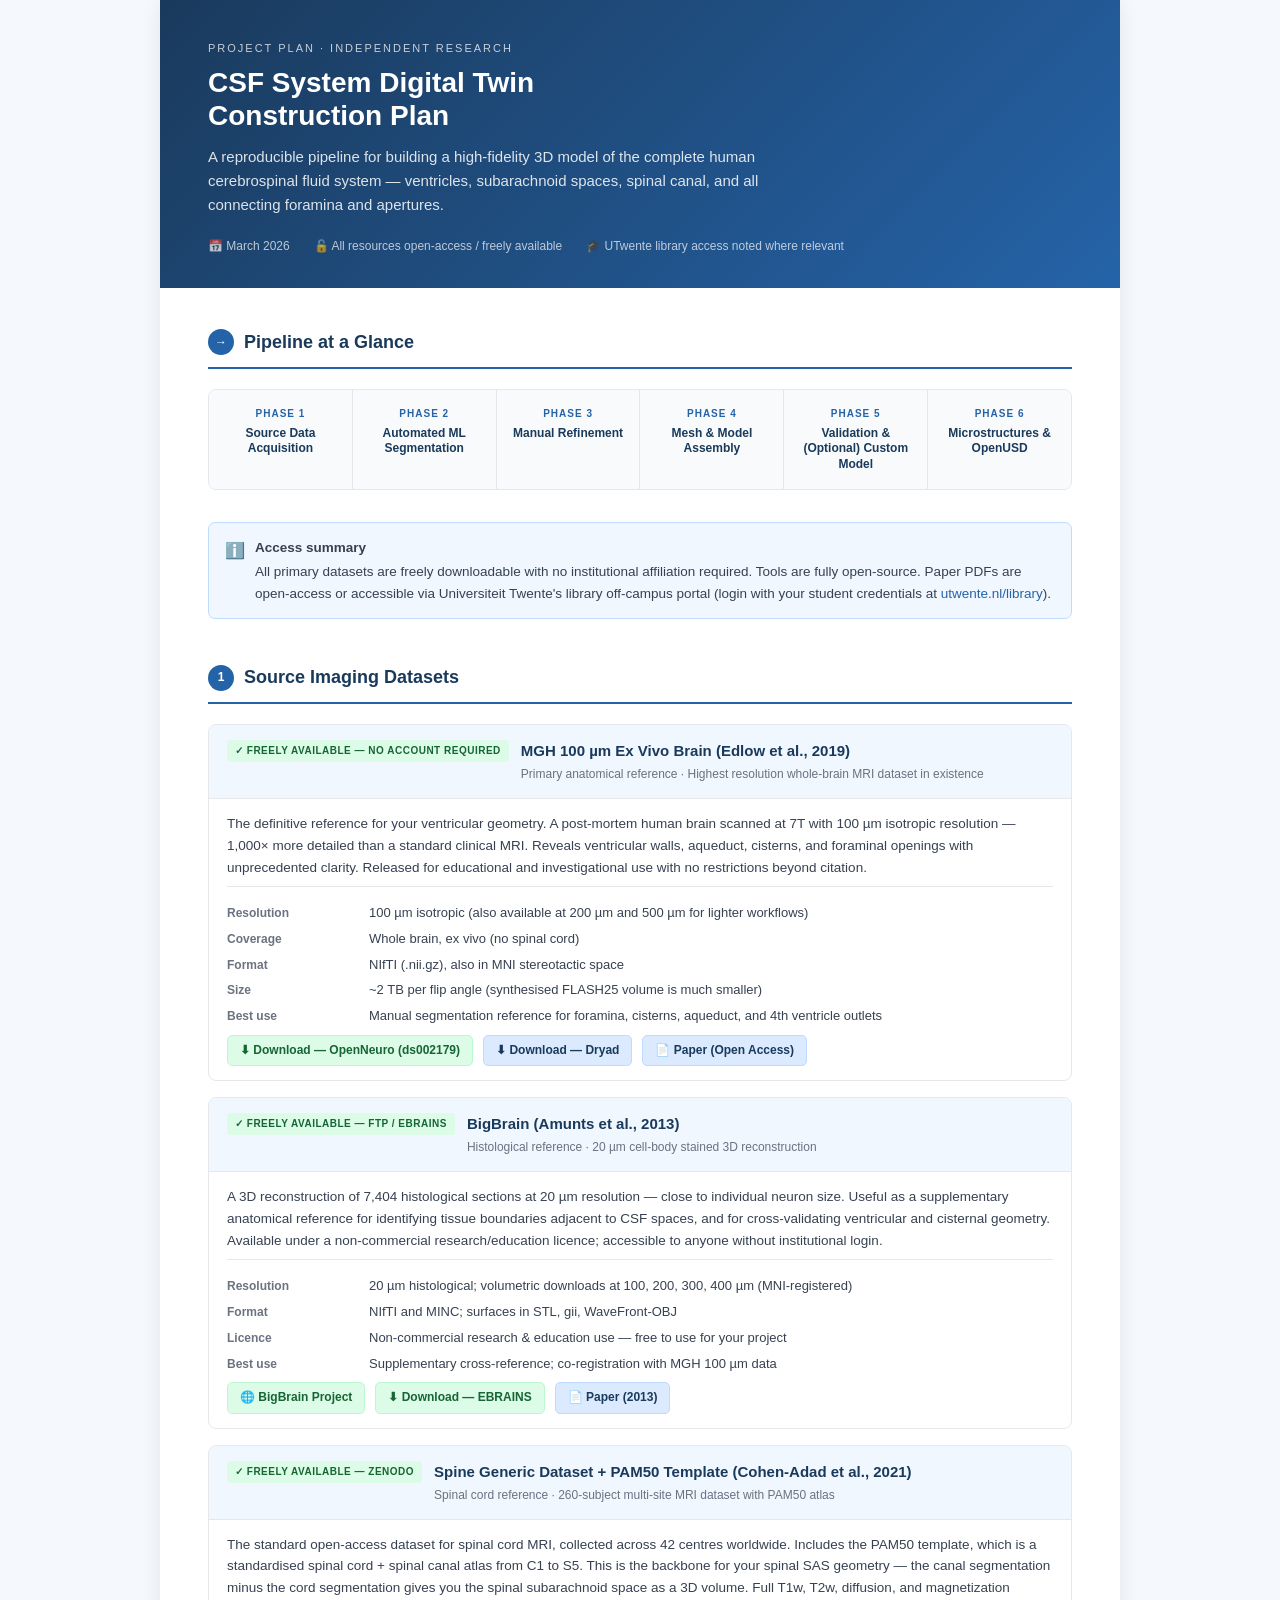
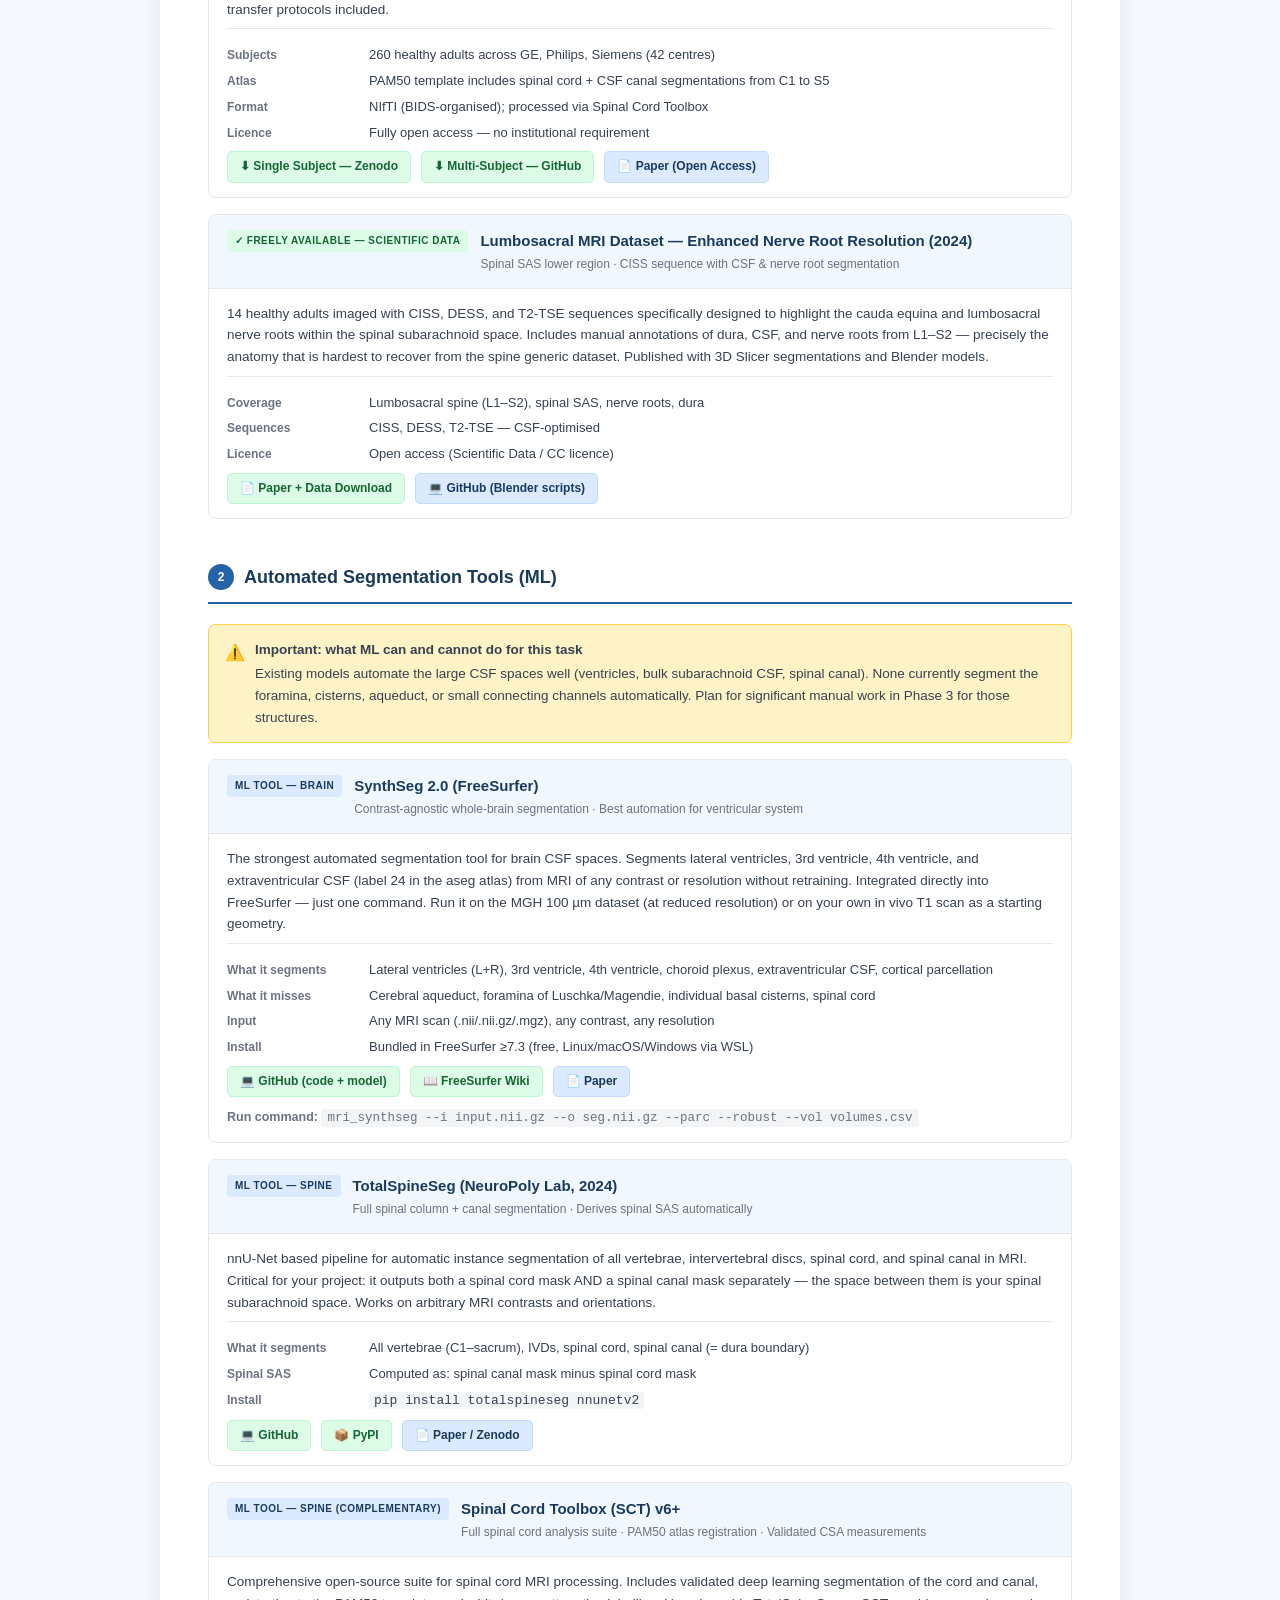
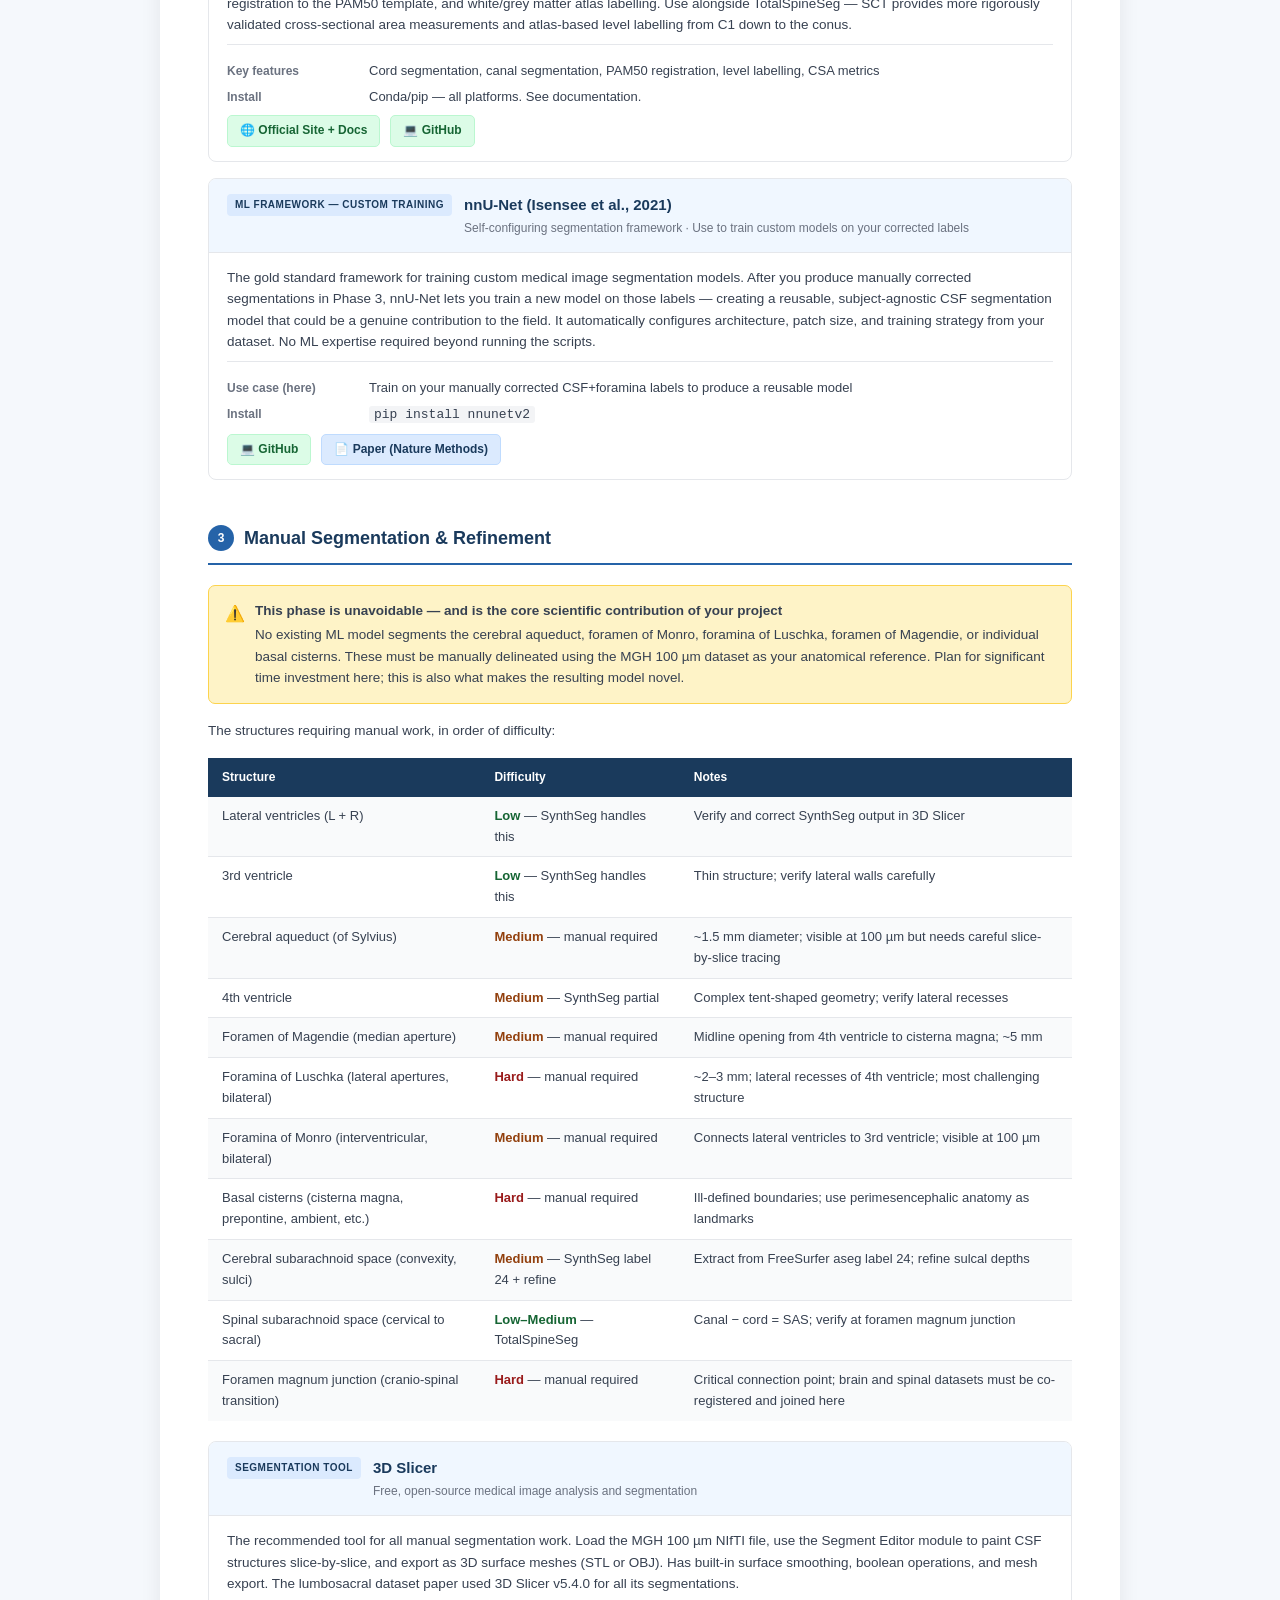
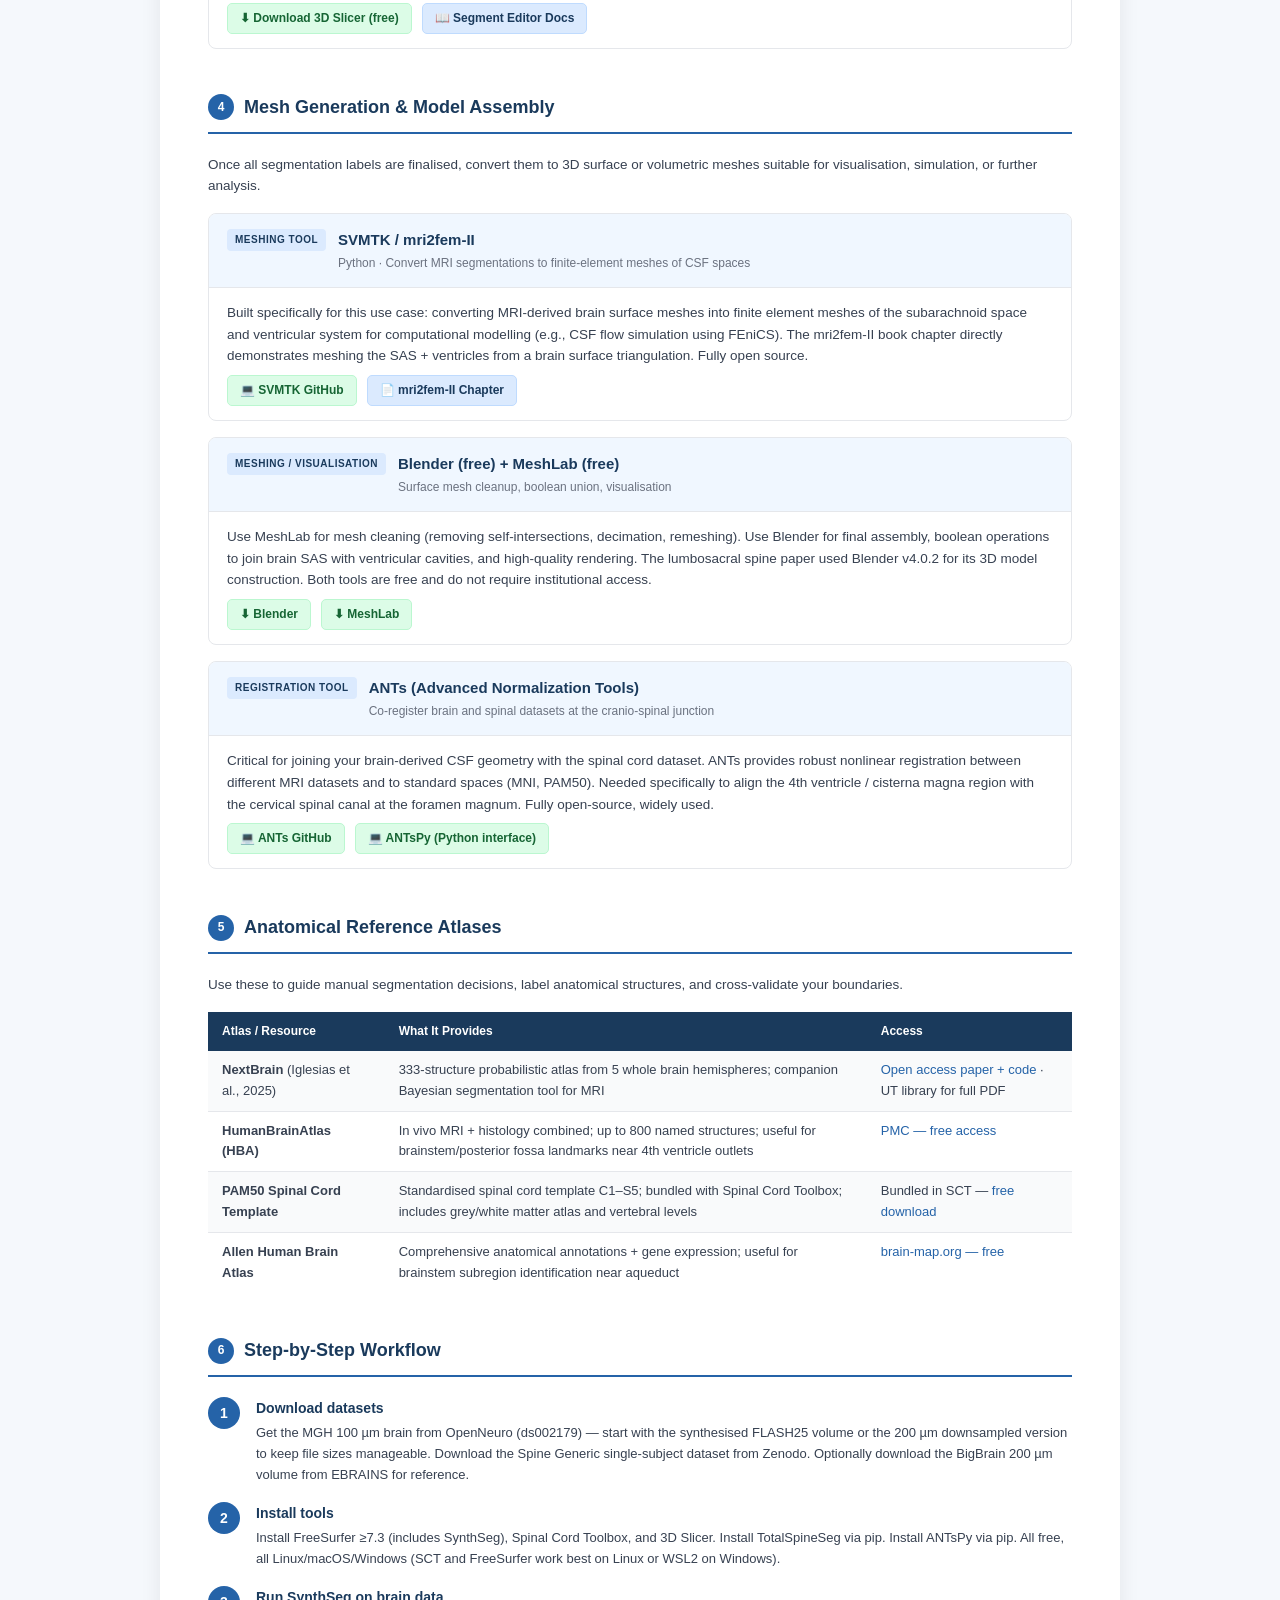
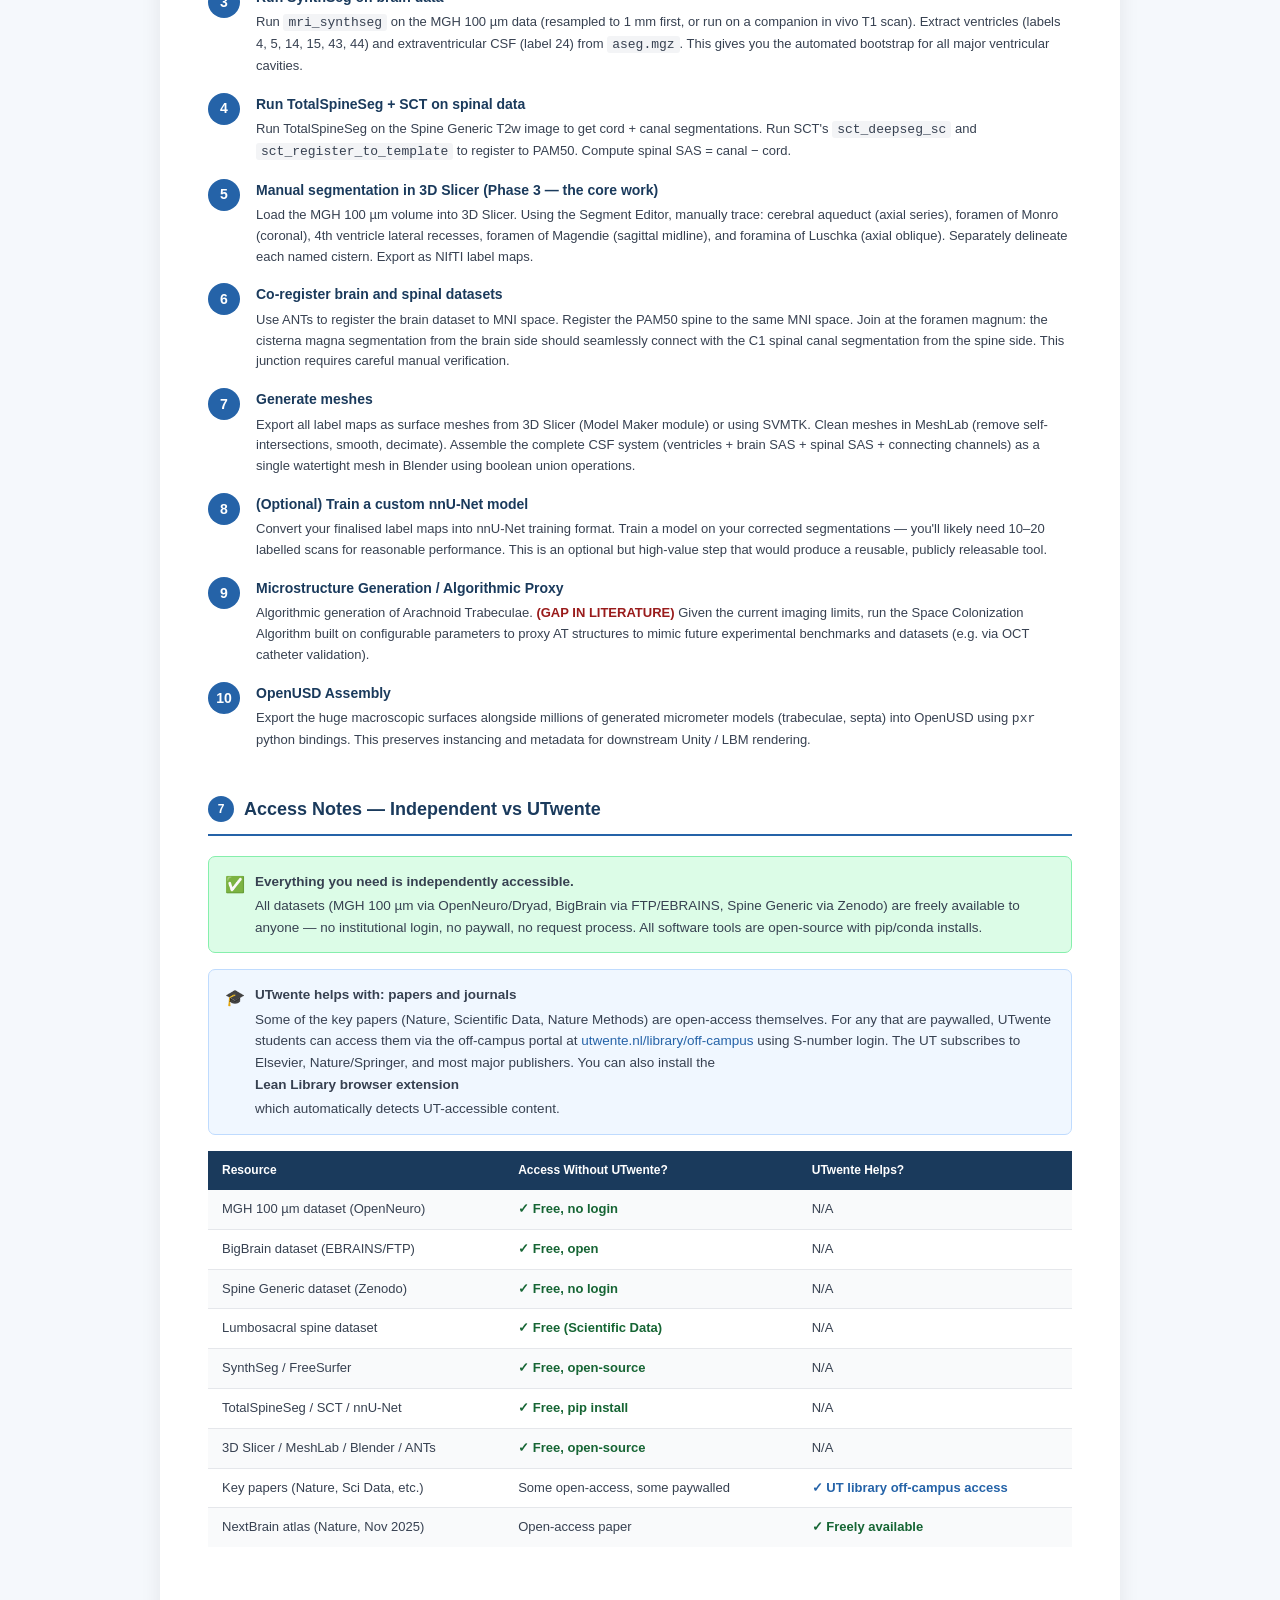
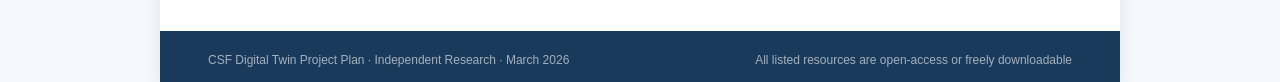
<file: plan.html>
<!DOCTYPE html>
<html lang="en">
<head>
<meta charset="UTF-8">
<meta name="viewport" content="width=device-width, initial-scale=1.0">
<title>CSF Digital Twin — Project Plan</title>
<style>
  :root {
    --blue-dark: #1a3a5c;
    --blue-mid: #2563a8;
    --blue-light: #dbeafe;
    --blue-pale: #f0f7ff;
    --green: #166534;
    --green-light: #dcfce7;
    --amber: #92400e;
    --amber-light: #fef3c7;
    --red: #991b1b;
    --red-light: #fee2e2;
    --gray: #374151;
    --gray-light: #f9fafb;
    --gray-border: #e5e7eb;
    --font: 'Segoe UI', Arial, sans-serif;
  }

  * { box-sizing: border-box; margin: 0; padding: 0; }

  body {
    font-family: var(--font);
    font-size: 14px;
    color: var(--gray);
    background: #f5f8fc;
    line-height: 1.6;
  }

  .page {
    max-width: 960px;
    margin: 0 auto;
    background: white;
    box-shadow: 0 2px 20px rgba(0,0,0,0.08);
  }

  /* HEADER */
  .header {
    background: linear-gradient(135deg, #1a3a5c 0%, #2563a8 100%);
    color: white;
    padding: 40px 48px 32px;
  }
  .header .label {
    font-size: 11px;
    letter-spacing: 2px;
    text-transform: uppercase;
    opacity: 0.75;
    margin-bottom: 8px;
  }
  .header h1 {
    font-size: 28px;
    font-weight: 700;
    line-height: 1.2;
    margin-bottom: 12px;
  }
  .header .subtitle {
    font-size: 15px;
    opacity: 0.85;
    max-width: 600px;
  }
  .header .meta {
    margin-top: 20px;
    display: flex;
    gap: 24px;
    flex-wrap: wrap;
  }
  .header .meta span {
    font-size: 12px;
    opacity: 0.7;
    display: flex;
    align-items: center;
    gap: 5px;
  }

  /* BODY */
  .body { padding: 40px 48px; }

  /* SECTION */
  .section { margin-bottom: 44px; }
  .section-title {
    font-size: 18px;
    font-weight: 700;
    color: var(--blue-dark);
    padding-bottom: 10px;
    border-bottom: 2px solid var(--blue-mid);
    margin-bottom: 20px;
    display: flex;
    align-items: center;
    gap: 10px;
  }
  .section-title .num {
    background: var(--blue-mid);
    color: white;
    font-size: 12px;
    font-weight: 700;
    width: 26px;
    height: 26px;
    border-radius: 50%;
    display: flex;
    align-items: center;
    justify-content: center;
    flex-shrink: 0;
  }

  /* PIPELINE OVERVIEW */
  .pipeline {
    display: flex;
    gap: 0;
    margin-bottom: 32px;
    border: 1px solid var(--gray-border);
    border-radius: 8px;
    overflow: hidden;
  }
  .pipeline-step {
    flex: 1;
    padding: 16px 12px;
    background: var(--gray-light);
    border-right: 1px solid var(--gray-border);
    text-align: center;
    position: relative;
  }
  .pipeline-step:last-child { border-right: none; }
  .pipeline-step .step-num {
    font-size: 10px;
    font-weight: 700;
    letter-spacing: 1px;
    text-transform: uppercase;
    color: var(--blue-mid);
    margin-bottom: 4px;
  }
  .pipeline-step .step-name {
    font-size: 12px;
    font-weight: 600;
    color: var(--blue-dark);
    line-height: 1.3;
  }
  .pipeline-step.active {
    background: var(--blue-dark);
  }
  .pipeline-step.active .step-num { color: #93c5fd; }
  .pipeline-step.active .step-name { color: white; }

  /* CARDS */
  .card {
    border: 1px solid var(--gray-border);
    border-radius: 8px;
    overflow: hidden;
    margin-bottom: 16px;
  }
  .card-header {
    padding: 14px 18px;
    background: var(--blue-pale);
    border-bottom: 1px solid var(--gray-border);
    display: flex;
    align-items: flex-start;
    gap: 12px;
  }
  .card-header .badge {
    font-size: 10px;
    font-weight: 700;
    letter-spacing: 0.5px;
    text-transform: uppercase;
    padding: 3px 8px;
    border-radius: 4px;
    white-space: nowrap;
    flex-shrink: 0;
    margin-top: 1px;
  }
  .badge-free { background: var(--green-light); color: var(--green); }
  .badge-tool { background: var(--blue-light); color: var(--blue-dark); }
  .badge-manual { background: var(--amber-light); color: var(--amber); }
  .badge-gap { background: var(--red-light); color: var(--red); }

  .card-header .card-title {
    font-size: 15px;
    font-weight: 700;
    color: var(--blue-dark);
    margin-bottom: 2px;
  }
  .card-header .card-sub {
    font-size: 12px;
    color: #6b7280;
  }
  .card-body {
    padding: 14px 18px;
    font-size: 13.5px;
  }
  .card-body p { margin-bottom: 8px; }
  .card-body p:last-child { margin-bottom: 0; }

  /* INFO ROWS */
  .info-row {
    display: grid;
    grid-template-columns: 130px 1fr;
    gap: 4px 12px;
    font-size: 13px;
    margin-bottom: 5px;
    align-items: start;
  }
  .info-label {
    font-weight: 600;
    color: #6b7280;
    font-size: 12px;
    padding-top: 1px;
  }
  .info-value { color: var(--gray); }

  /* LINKS */
  a { color: var(--blue-mid); text-decoration: none; }
  a:hover { text-decoration: underline; }
  .link-row { display: flex; gap: 10px; flex-wrap: wrap; margin-top: 8px; }
  .link-btn {
    display: inline-flex;
    align-items: center;
    gap: 5px;
    padding: 5px 12px;
    border-radius: 5px;
    font-size: 12px;
    font-weight: 600;
    background: var(--blue-light);
    color: var(--blue-dark);
    border: 1px solid #bfdbfe;
    text-decoration: none;
  }
  .link-btn:hover { background: #bfdbfe; text-decoration: none; }
  .link-btn.green { background: var(--green-light); color: var(--green); border-color: #bbf7d0; }
  .link-btn.green:hover { background: #bbf7d0; }

  /* TABLE */
  table {
    width: 100%;
    border-collapse: collapse;
    font-size: 13px;
    margin-top: 8px;
  }
  th {
    background: var(--blue-dark);
    color: white;
    padding: 10px 14px;
    text-align: left;
    font-weight: 600;
    font-size: 12px;
  }
  td {
    padding: 9px 14px;
    border-bottom: 1px solid var(--gray-border);
    vertical-align: top;
  }
  tr:nth-child(even) td { background: var(--gray-light); }
  tr:last-child td { border-bottom: none; }

  /* NOTICE BOXES */
  .notice {
    border-radius: 7px;
    padding: 14px 16px;
    margin-bottom: 16px;
    font-size: 13.5px;
    display: flex;
    gap: 10px;
    align-items: flex-start;
  }
  .notice-icon { font-size: 16px; flex-shrink: 0; margin-top: 1px; }
  .notice.info { background: var(--blue-pale); border: 1px solid #bfdbfe; }
  .notice.warn { background: var(--amber-light); border: 1px solid #fcd34d; }
  .notice.success { background: var(--green-light); border: 1px solid #86efac; }
  .notice strong { display: block; margin-bottom: 3px; }

  /* STEP BLOCKS */
  .step-block {
    display: flex;
    gap: 16px;
    margin-bottom: 16px;
    align-items: flex-start;
  }
  .step-circle {
    width: 32px;
    height: 32px;
    border-radius: 50%;
    background: var(--blue-mid);
    color: white;
    font-weight: 700;
    font-size: 14px;
    display: flex;
    align-items: center;
    justify-content: center;
    flex-shrink: 0;
  }
  .step-content { flex: 1; }
  .step-content h4 { font-size: 14px; color: var(--blue-dark); margin-bottom: 4px; }
  .step-content p { font-size: 13px; color: var(--gray); }

  /* FOOTER */
  .footer {
    background: var(--blue-dark);
    color: rgba(255,255,255,0.6);
    padding: 20px 48px;
    font-size: 12px;
    display: flex;
    justify-content: space-between;
    flex-wrap: wrap;
    gap: 8px;
  }

  /* DIVIDER */
  .divider { height: 1px; background: var(--gray-border); margin: 8px 0 16px; }

  .tag {
    display: inline-block;
    font-size: 11px;
    padding: 2px 7px;
    border-radius: 3px;
    margin: 2px;
    background: #e5e7eb;
    color: #374151;
  }

  @media print {
    .page { box-shadow: none; }
    body { background: white; }
  }
</style>
</head>
<body>
<div class="page">

  <!-- HEADER -->
  <div class="header">
    <div class="label">Project Plan · Independent Research</div>
    <h1>CSF System Digital Twin<br>Construction Plan</h1>
    <div class="subtitle">
      A reproducible pipeline for building a high-fidelity 3D model of the complete human cerebrospinal fluid system — ventricles, subarachnoid spaces, spinal canal, and all connecting foramina and apertures.
    </div>
    <div class="meta">
      <span>📅 March 2026</span>
      <span>🔓 All resources open-access / freely available</span>
      <span>🎓 UTwente library access noted where relevant</span>
    </div>
  </div>

  <div class="body">

    <!-- PIPELINE OVERVIEW -->
    <div class="section">
      <div class="section-title"><div class="num">→</div> Pipeline at a Glance</div>
      <div class="pipeline">
        <div class="pipeline-step">
          <div class="step-num">Phase 1</div>
          <div class="step-name">Source Data Acquisition</div>
        </div>
        <div class="pipeline-step">
          <div class="step-num">Phase 2</div>
          <div class="step-name">Automated ML Segmentation</div>
        </div>
        <div class="pipeline-step">
          <div class="step-num">Phase 3</div>
          <div class="step-name">Manual Refinement</div>
        </div>
        <div class="pipeline-step">
          <div class="step-num">Phase 4</div>
          <div class="step-name">Mesh &amp; Model Assembly</div>
        </div>
        <div class="pipeline-step">
          <div class="step-num">Phase 5</div>
          <div class="step-name">Validation &amp; (Optional) Custom Model</div>
        </div>
        <div class="pipeline-step">
          <div class="step-num">Phase 6</div>
          <div class="step-name">Microstructures &amp; OpenUSD</div>
        </div>
      </div>

      <div class="notice info">
        <div class="notice-icon">ℹ️</div>
        <div>
          <strong>Access summary</strong>
          All primary datasets are freely downloadable with no institutional affiliation required. Tools are fully open-source. Paper PDFs are open-access or accessible via Universiteit Twente's library off-campus portal (login with your student credentials at <a href="https://www.utwente.nl/en/service-portal/university-library/find-access-literature/off-campus-access" target="_blank">utwente.nl/library</a>).
        </div>
      </div>
    </div>

    <!-- SECTION 1: DATASETS -->
    <div class="section">
      <div class="section-title"><div class="num">1</div> Source Imaging Datasets</div>

      <!-- MGH 100um -->
      <div class="card">
        <div class="card-header">
          <div>
            <div class="badge badge-free">✓ Freely available — no account required</div>
          </div>
          <div>
            <div class="card-title">MGH 100 µm Ex Vivo Brain (Edlow et al., 2019)</div>
            <div class="card-sub">Primary anatomical reference · Highest resolution whole-brain MRI dataset in existence</div>
          </div>
        </div>
        <div class="card-body">
          <p>The definitive reference for your ventricular geometry. A post-mortem human brain scanned at 7T with 100 µm isotropic resolution — 1,000× more detailed than a standard clinical MRI. Reveals ventricular walls, aqueduct, cisterns, and foraminal openings with unprecedented clarity. Released for educational and investigational use with no restrictions beyond citation.</p>
          <div class="divider"></div>
          <div class="info-row"><span class="info-label">Resolution</span><span class="info-value">100 µm isotropic (also available at 200 µm and 500 µm for lighter workflows)</span></div>
          <div class="info-row"><span class="info-label">Coverage</span><span class="info-value">Whole brain, ex vivo (no spinal cord)</span></div>
          <div class="info-row"><span class="info-label">Format</span><span class="info-value">NIfTI (.nii.gz), also in MNI stereotactic space</span></div>
          <div class="info-row"><span class="info-label">Size</span><span class="info-value">~2 TB per flip angle (synthesised FLASH25 volume is much smaller)</span></div>
          <div class="info-row"><span class="info-label">Best use</span><span class="info-value">Manual segmentation reference for foramina, cisterns, aqueduct, and 4th ventricle outlets</span></div>
          <div class="link-row">
            <a class="link-btn green" href="https://openneuro.org/datasets/ds002179" target="_blank">⬇ Download — OpenNeuro (ds002179)</a>
            <a class="link-btn" href="https://datadryad.org/resource/doi:10.5061/dryad.119f80q" target="_blank">⬇ Download — Dryad</a>
            <a class="link-btn" href="https://www.nature.com/articles/s41597-019-0254-8" target="_blank">📄 Paper (Open Access)</a>
          </div>
        </div>
      </div>

      <!-- BigBrain -->
      <div class="card">
        <div class="card-header">
          <div>
            <div class="badge badge-free">✓ Freely available — FTP / EBRAINS</div>
          </div>
          <div>
            <div class="card-title">BigBrain (Amunts et al., 2013)</div>
            <div class="card-sub">Histological reference · 20 µm cell-body stained 3D reconstruction</div>
          </div>
        </div>
        <div class="card-body">
          <p>A 3D reconstruction of 7,404 histological sections at 20 µm resolution — close to individual neuron size. Useful as a supplementary anatomical reference for identifying tissue boundaries adjacent to CSF spaces, and for cross-validating ventricular and cisternal geometry. Available under a non-commercial research/education licence; accessible to anyone without institutional login.</p>
          <div class="divider"></div>
          <div class="info-row"><span class="info-label">Resolution</span><span class="info-value">20 µm histological; volumetric downloads at 100, 200, 300, 400 µm (MNI-registered)</span></div>
          <div class="info-row"><span class="info-label">Format</span><span class="info-value">NIfTI and MINC; surfaces in STL, gii, WaveFront-OBJ</span></div>
          <div class="info-row"><span class="info-label">Licence</span><span class="info-value">Non-commercial research &amp; education use — free to use for your project</span></div>
          <div class="info-row"><span class="info-label">Best use</span><span class="info-value">Supplementary cross-reference; co-registration with MGH 100 µm data</span></div>
          <div class="link-row">
            <a class="link-btn green" href="https://bigbrainproject.org" target="_blank">🌐 BigBrain Project</a>
            <a class="link-btn green" href="https://ebrains.eu/service/human-brain-atlas" target="_blank">⬇ Download — EBRAINS</a>
            <a class="link-btn" href="https://www.science.org/doi/10.1126/science.1235381" target="_blank">📄 Paper (2013)</a>
          </div>
        </div>
      </div>

      <!-- Spine Generic -->
      <div class="card">
        <div class="card-header">
          <div>
            <div class="badge badge-free">✓ Freely available — Zenodo</div>
          </div>
          <div>
            <div class="card-title">Spine Generic Dataset + PAM50 Template (Cohen-Adad et al., 2021)</div>
            <div class="card-sub">Spinal cord reference · 260-subject multi-site MRI dataset with PAM50 atlas</div>
          </div>
        </div>
        <div class="card-body">
          <p>The standard open-access dataset for spinal cord MRI, collected across 42 centres worldwide. Includes the PAM50 template, which is a standardised spinal cord + spinal canal atlas from C1 to S5. This is the backbone for your spinal SAS geometry — the canal segmentation minus the cord segmentation gives you the spinal subarachnoid space as a 3D volume. Full T1w, T2w, diffusion, and magnetization transfer protocols included.</p>
          <div class="divider"></div>
          <div class="info-row"><span class="info-label">Subjects</span><span class="info-value">260 healthy adults across GE, Philips, Siemens (42 centres)</span></div>
          <div class="info-row"><span class="info-label">Atlas</span><span class="info-value">PAM50 template includes spinal cord + CSF canal segmentations from C1 to S5</span></div>
          <div class="info-row"><span class="info-label">Format</span><span class="info-value">NIfTI (BIDS-organised); processed via Spinal Cord Toolbox</span></div>
          <div class="info-row"><span class="info-label">Licence</span><span class="info-value">Fully open access — no institutional requirement</span></div>
          <div class="link-row">
            <a class="link-btn green" href="https://doi.org/10.5281/zenodo.4299148" target="_blank">⬇ Single Subject — Zenodo</a>
            <a class="link-btn green" href="https://github.com/spine-generic/data-multi-subject" target="_blank">⬇ Multi-Subject — GitHub</a>
            <a class="link-btn" href="https://www.nature.com/articles/s41597-021-00941-8" target="_blank">📄 Paper (Open Access)</a>
          </div>
        </div>
      </div>

      <!-- Lumbosacral -->
      <div class="card">
        <div class="card-header">
          <div>
            <div class="badge badge-free">✓ Freely available — Scientific Data</div>
          </div>
          <div>
            <div class="card-title">Lumbosacral MRI Dataset — Enhanced Nerve Root Resolution (2024)</div>
            <div class="card-sub">Spinal SAS lower region · CISS sequence with CSF &amp; nerve root segmentation</div>
          </div>
        </div>
        <div class="card-body">
          <p>14 healthy adults imaged with CISS, DESS, and T2-TSE sequences specifically designed to highlight the cauda equina and lumbosacral nerve roots within the spinal subarachnoid space. Includes manual annotations of dura, CSF, and nerve roots from L1–S2 — precisely the anatomy that is hardest to recover from the spine generic dataset. Published with 3D Slicer segmentations and Blender models.</p>
          <div class="divider"></div>
          <div class="info-row"><span class="info-label">Coverage</span><span class="info-value">Lumbosacral spine (L1–S2), spinal SAS, nerve roots, dura</span></div>
          <div class="info-row"><span class="info-label">Sequences</span><span class="info-value">CISS, DESS, T2-TSE — CSF-optimised</span></div>
          <div class="info-row"><span class="info-label">Licence</span><span class="info-value">Open access (Scientific Data / CC licence)</span></div>
          <div class="link-row">
            <a class="link-btn green" href="https://www.nature.com/articles/s41597-024-03919-4" target="_blank">📄 Paper + Data Download</a>
            <a class="link-btn" href="https://github.com/Joshua-M-maker/SpineNerveModelGenerator" target="_blank">💻 GitHub (Blender scripts)</a>
          </div>
        </div>
      </div>

    </div>

    <!-- SECTION 2: ML TOOLS -->
    <div class="section">
      <div class="section-title"><div class="num">2</div> Automated Segmentation Tools (ML)</div>

      <div class="notice warn">
        <div class="notice-icon">⚠️</div>
        <div>
          <strong>Important: what ML can and cannot do for this task</strong>
          Existing models automate the large CSF spaces well (ventricles, bulk subarachnoid CSF, spinal canal). None currently segment the foramina, cisterns, aqueduct, or small connecting channels automatically. Plan for significant manual work in Phase 3 for those structures.
        </div>
      </div>

      <!-- SynthSeg -->
      <div class="card">
        <div class="card-header">
          <div><div class="badge badge-tool">ML Tool — Brain</div></div>
          <div>
            <div class="card-title">SynthSeg 2.0 (FreeSurfer)</div>
            <div class="card-sub">Contrast-agnostic whole-brain segmentation · Best automation for ventricular system</div>
          </div>
        </div>
        <div class="card-body">
          <p>The strongest automated segmentation tool for brain CSF spaces. Segments lateral ventricles, 3rd ventricle, 4th ventricle, and extraventricular CSF (label 24 in the aseg atlas) from MRI of any contrast or resolution without retraining. Integrated directly into FreeSurfer — just one command. Run it on the MGH 100 µm dataset (at reduced resolution) or on your own in vivo T1 scan as a starting geometry.</p>
          <div class="divider"></div>
          <div class="info-row"><span class="info-label">What it segments</span><span class="info-value">Lateral ventricles (L+R), 3rd ventricle, 4th ventricle, choroid plexus, extraventricular CSF, cortical parcellation</span></div>
          <div class="info-row"><span class="info-label">What it misses</span><span class="info-value">Cerebral aqueduct, foramina of Luschka/Magendie, individual basal cisterns, spinal cord</span></div>
          <div class="info-row"><span class="info-label">Input</span><span class="info-value">Any MRI scan (.nii/.nii.gz/.mgz), any contrast, any resolution</span></div>
          <div class="info-row"><span class="info-label">Install</span><span class="info-value">Bundled in FreeSurfer ≥7.3 (free, Linux/macOS/Windows via WSL)</span></div>
          <div class="link-row">
            <a class="link-btn green" href="https://github.com/BBillot/SynthSeg" target="_blank">💻 GitHub (code + model)</a>
            <a class="link-btn green" href="https://surfer.nmr.mgh.harvard.edu/fswiki/SynthSeg" target="_blank">📖 FreeSurfer Wiki</a>
            <a class="link-btn" href="https://www.sciencedirect.com/science/article/pii/S1361841523000506" target="_blank">📄 Paper</a>
          </div>
          <div style="margin-top:10px; font-size:12.5px; color:#6b7280;">
            <strong>Run command:</strong> <code style="background:#f3f4f6; padding:2px 6px; border-radius:3px;">mri_synthseg --i input.nii.gz --o seg.nii.gz --parc --robust --vol volumes.csv</code>
          </div>
        </div>
      </div>

      <!-- TotalSpineSeg -->
      <div class="card">
        <div class="card-header">
          <div><div class="badge badge-tool">ML Tool — Spine</div></div>
          <div>
            <div class="card-title">TotalSpineSeg (NeuroPoly Lab, 2024)</div>
            <div class="card-sub">Full spinal column + canal segmentation · Derives spinal SAS automatically</div>
          </div>
        </div>
        <div class="card-body">
          <p>nnU-Net based pipeline for automatic instance segmentation of all vertebrae, intervertebral discs, spinal cord, and spinal canal in MRI. Critical for your project: it outputs both a spinal cord mask AND a spinal canal mask separately — the space between them is your spinal subarachnoid space. Works on arbitrary MRI contrasts and orientations.</p>
          <div class="divider"></div>
          <div class="info-row"><span class="info-label">What it segments</span><span class="info-value">All vertebrae (C1–sacrum), IVDs, spinal cord, spinal canal (= dura boundary)</span></div>
          <div class="info-row"><span class="info-label">Spinal SAS</span><span class="info-value">Computed as: spinal canal mask minus spinal cord mask</span></div>
          <div class="info-row"><span class="info-label">Install</span><span class="info-value"><code style="background:#f3f4f6; padding:1px 5px; border-radius:3px;">pip install totalspineseg nnunetv2</code></span></div>
          <div class="link-row">
            <a class="link-btn green" href="https://github.com/neuropoly/totalspineseg" target="_blank">💻 GitHub</a>
            <a class="link-btn green" href="https://pypi.org/project/totalspineseg/" target="_blank">📦 PyPI</a>
            <a class="link-btn" href="https://zenodo.org/records/13894354" target="_blank">📄 Paper / Zenodo</a>
          </div>
        </div>
      </div>

      <!-- SCT -->
      <div class="card">
        <div class="card-header">
          <div><div class="badge badge-tool">ML Tool — Spine (complementary)</div></div>
          <div>
            <div class="card-title">Spinal Cord Toolbox (SCT) v6+</div>
            <div class="card-sub">Full spinal cord analysis suite · PAM50 atlas registration · Validated CSA measurements</div>
          </div>
        </div>
        <div class="card-body">
          <p>Comprehensive open-source suite for spinal cord MRI processing. Includes validated deep learning segmentation of the cord and canal, registration to the PAM50 template, and white/grey matter atlas labelling. Use alongside TotalSpineSeg — SCT provides more rigorously validated cross-sectional area measurements and atlas-based level labelling from C1 down to the conus.</p>
          <div class="divider"></div>
          <div class="info-row"><span class="info-label">Key features</span><span class="info-value">Cord segmentation, canal segmentation, PAM50 registration, level labelling, CSA metrics</span></div>
          <div class="info-row"><span class="info-label">Install</span><span class="info-value">Conda/pip — all platforms. See documentation.</span></div>
          <div class="link-row">
            <a class="link-btn green" href="https://spinalcordtoolbox.com" target="_blank">🌐 Official Site + Docs</a>
            <a class="link-btn green" href="https://github.com/spinalcordtoolbox/spinalcordtoolbox" target="_blank">💻 GitHub</a>
          </div>
        </div>
      </div>

      <!-- nnU-Net -->
      <div class="card">
        <div class="card-header">
          <div><div class="badge badge-tool">ML Framework — Custom Training</div></div>
          <div>
            <div class="card-title">nnU-Net (Isensee et al., 2021)</div>
            <div class="card-sub">Self-configuring segmentation framework · Use to train custom models on your corrected labels</div>
          </div>
        </div>
        <div class="card-body">
          <p>The gold standard framework for training custom medical image segmentation models. After you produce manually corrected segmentations in Phase 3, nnU-Net lets you train a new model on those labels — creating a reusable, subject-agnostic CSF segmentation model that could be a genuine contribution to the field. It automatically configures architecture, patch size, and training strategy from your dataset. No ML expertise required beyond running the scripts.</p>
          <div class="divider"></div>
          <div class="info-row"><span class="info-label">Use case (here)</span><span class="info-value">Train on your manually corrected CSF+foramina labels to produce a reusable model</span></div>
          <div class="info-row"><span class="info-label">Install</span><span class="info-value"><code style="background:#f3f4f6; padding:1px 5px; border-radius:3px;">pip install nnunetv2</code></span></div>
          <div class="link-row">
            <a class="link-btn green" href="https://github.com/MIC-DKFZ/nnUNet" target="_blank">💻 GitHub</a>
            <a class="link-btn" href="https://www.nature.com/articles/s41592-020-01008-z" target="_blank">📄 Paper (Nature Methods)</a>
          </div>
        </div>
      </div>

    </div>

    <!-- SECTION 3: MANUAL REFINEMENT -->
    <div class="section">
      <div class="section-title"><div class="num">3</div> Manual Segmentation &amp; Refinement</div>

      <div class="notice warn">
        <div class="notice-icon">⚠️</div>
        <div>
          <strong>This phase is unavoidable — and is the core scientific contribution of your project</strong>
          No existing ML model segments the cerebral aqueduct, foramen of Monro, foramina of Luschka, foramen of Magendie, or individual basal cisterns. These must be manually delineated using the MGH 100 µm dataset as your anatomical reference. Plan for significant time investment here; this is also what makes the resulting model novel.
        </div>
      </div>

      <p style="margin-bottom:16px; font-size:13.5px;">The structures requiring manual work, in order of difficulty:</p>

      <table>
        <tr>
          <th>Structure</th>
          <th>Difficulty</th>
          <th>Notes</th>
        </tr>
        <tr>
          <td>Lateral ventricles (L + R)</td>
          <td><span style="color:var(--green); font-weight:600;">Low</span> — SynthSeg handles this</td>
          <td>Verify and correct SynthSeg output in 3D Slicer</td>
        </tr>
        <tr>
          <td>3rd ventricle</td>
          <td><span style="color:var(--green); font-weight:600;">Low</span> — SynthSeg handles this</td>
          <td>Thin structure; verify lateral walls carefully</td>
        </tr>
        <tr>
          <td>Cerebral aqueduct (of Sylvius)</td>
          <td><span style="color:var(--amber); font-weight:600;">Medium</span> — manual required</td>
          <td>~1.5 mm diameter; visible at 100 µm but needs careful slice-by-slice tracing</td>
        </tr>
        <tr>
          <td>4th ventricle</td>
          <td><span style="color:var(--amber); font-weight:600;">Medium</span> — SynthSeg partial</td>
          <td>Complex tent-shaped geometry; verify lateral recesses</td>
        </tr>
        <tr>
          <td>Foramen of Magendie (median aperture)</td>
          <td><span style="color:var(--amber); font-weight:600;">Medium</span> — manual required</td>
          <td>Midline opening from 4th ventricle to cisterna magna; ~5 mm</td>
        </tr>
        <tr>
          <td>Foramina of Luschka (lateral apertures, bilateral)</td>
          <td><span style="color:var(--red); font-weight:600;">Hard</span> — manual required</td>
          <td>~2–3 mm; lateral recesses of 4th ventricle; most challenging structure</td>
        </tr>
        <tr>
          <td>Foramina of Monro (interventricular, bilateral)</td>
          <td><span style="color:var(--amber); font-weight:600;">Medium</span> — manual required</td>
          <td>Connects lateral ventricles to 3rd ventricle; visible at 100 µm</td>
        </tr>
        <tr>
          <td>Basal cisterns (cisterna magna, prepontine, ambient, etc.)</td>
          <td><span style="color:var(--red); font-weight:600;">Hard</span> — manual required</td>
          <td>Ill-defined boundaries; use perimesencephalic anatomy as landmarks</td>
        </tr>
        <tr>
          <td>Cerebral subarachnoid space (convexity, sulci)</td>
          <td><span style="color:var(--amber); font-weight:600;">Medium</span> — SynthSeg label 24 + refine</td>
          <td>Extract from FreeSurfer aseg label 24; refine sulcal depths</td>
        </tr>
        <tr>
          <td>Spinal subarachnoid space (cervical to sacral)</td>
          <td><span style="color:var(--green); font-weight:600;">Low–Medium</span> — TotalSpineSeg</td>
          <td>Canal − cord = SAS; verify at foramen magnum junction</td>
        </tr>
        <tr>
          <td>Foramen magnum junction (cranio-spinal transition)</td>
          <td><span style="color:var(--red); font-weight:600;">Hard</span> — manual required</td>
          <td>Critical connection point; brain and spinal datasets must be co-registered and joined here</td>
        </tr>
      </table>

      <div style="margin-top:20px;">
        <div class="card">
          <div class="card-header">
            <div><div class="badge badge-tool">Segmentation Tool</div></div>
            <div>
              <div class="card-title">3D Slicer</div>
              <div class="card-sub">Free, open-source medical image analysis and segmentation</div>
            </div>
          </div>
          <div class="card-body">
            <p>The recommended tool for all manual segmentation work. Load the MGH 100 µm NIfTI file, use the Segment Editor module to paint CSF structures slice-by-slice, and export as 3D surface meshes (STL or OBJ). Has built-in surface smoothing, boolean operations, and mesh export. The lumbosacral dataset paper used 3D Slicer v5.4.0 for all its segmentations.</p>
            <div class="link-row">
              <a class="link-btn green" href="https://www.slicer.org" target="_blank">⬇ Download 3D Slicer (free)</a>
              <a class="link-btn" href="https://slicer.readthedocs.io/en/latest/user_guide/modules/segmenteditor.html" target="_blank">📖 Segment Editor Docs</a>
            </div>
          </div>
        </div>
      </div>
    </div>

    <!-- SECTION 4: MESH + MODEL ASSEMBLY -->
    <div class="section">
      <div class="section-title"><div class="num">4</div> Mesh Generation &amp; Model Assembly</div>

      <p style="margin-bottom:16px; font-size:13.5px;">Once all segmentation labels are finalised, convert them to 3D surface or volumetric meshes suitable for visualisation, simulation, or further analysis.</p>

      <div class="card">
        <div class="card-header">
          <div><div class="badge badge-tool">Meshing Tool</div></div>
          <div>
            <div class="card-title">SVMTK / mri2fem-II</div>
            <div class="card-sub">Python · Convert MRI segmentations to finite-element meshes of CSF spaces</div>
          </div>
        </div>
        <div class="card-body">
          <p>Built specifically for this use case: converting MRI-derived brain surface meshes into finite element meshes of the subarachnoid space and ventricular system for computational modelling (e.g., CSF flow simulation using FEniCS). The mri2fem-II book chapter directly demonstrates meshing the SAS + ventricles from a brain surface triangulation. Fully open source.</p>
          <div class="link-row">
            <a class="link-btn green" href="https://github.com/SVMTK/SVMTK" target="_blank">💻 SVMTK GitHub</a>
            <a class="link-btn" href="https://link.springer.com/chapter/10.1007/978-3-032-00679-0_3" target="_blank">📄 mri2fem-II Chapter</a>
          </div>
        </div>
      </div>

      <div class="card">
        <div class="card-header">
          <div><div class="badge badge-tool">Meshing / Visualisation</div></div>
          <div>
            <div class="card-title">Blender (free) + MeshLab (free)</div>
            <div class="card-sub">Surface mesh cleanup, boolean union, visualisation</div>
          </div>
        </div>
        <div class="card-body">
          <p>Use MeshLab for mesh cleaning (removing self-intersections, decimation, remeshing). Use Blender for final assembly, boolean operations to join brain SAS with ventricular cavities, and high-quality rendering. The lumbosacral spine paper used Blender v4.0.2 for its 3D model construction. Both tools are free and do not require institutional access.</p>
          <div class="link-row">
            <a class="link-btn green" href="https://www.blender.org" target="_blank">⬇ Blender</a>
            <a class="link-btn green" href="https://www.meshlab.net" target="_blank">⬇ MeshLab</a>
          </div>
        </div>
      </div>

      <div class="card">
        <div class="card-header">
          <div><div class="badge badge-tool">Registration Tool</div></div>
          <div>
            <div class="card-title">ANTs (Advanced Normalization Tools)</div>
            <div class="card-sub">Co-register brain and spinal datasets at the cranio-spinal junction</div>
          </div>
        </div>
        <div class="card-body">
          <p>Critical for joining your brain-derived CSF geometry with the spinal cord dataset. ANTs provides robust nonlinear registration between different MRI datasets and to standard spaces (MNI, PAM50). Needed specifically to align the 4th ventricle / cisterna magna region with the cervical spinal canal at the foramen magnum. Fully open-source, widely used.</p>
          <div class="link-row">
            <a class="link-btn green" href="https://github.com/ANTsX/ANTs" target="_blank">💻 ANTs GitHub</a>
            <a class="link-btn green" href="https://github.com/ANTsX/ANTsPy" target="_blank">💻 ANTsPy (Python interface)</a>
          </div>
        </div>
      </div>
    </div>

    <!-- SECTION 5: ATLASES -->
    <div class="section">
      <div class="section-title"><div class="num">5</div> Anatomical Reference Atlases</div>
      <p style="margin-bottom:16px; font-size:13.5px;">Use these to guide manual segmentation decisions, label anatomical structures, and cross-validate your boundaries.</p>

      <table>
        <tr>
          <th>Atlas / Resource</th>
          <th>What It Provides</th>
          <th>Access</th>
        </tr>
        <tr>
          <td><strong>NextBrain</strong> (Iglesias et al., 2025)</td>
          <td>333-structure probabilistic atlas from 5 whole brain hemispheres; companion Bayesian segmentation tool for MRI</td>
          <td><a href="https://www.nature.com/articles/s41586-025-09708-2" target="_blank">Open access paper + code</a> · UT library for full PDF</td>
        </tr>
        <tr>
          <td><strong>HumanBrainAtlas (HBA)</strong></td>
          <td>In vivo MRI + histology combined; up to 800 named structures; useful for brainstem/posterior fossa landmarks near 4th ventricle outlets</td>
          <td><a href="https://pmc.ncbi.nlm.nih.gov/articles/PMC10516788/" target="_blank">PMC — free access</a></td>
        </tr>
        <tr>
          <td><strong>PAM50 Spinal Cord Template</strong></td>
          <td>Standardised spinal cord template C1–S5; bundled with Spinal Cord Toolbox; includes grey/white matter atlas and vertebral levels</td>
          <td>Bundled in SCT — <a href="https://spinalcordtoolbox.com" target="_blank">free download</a></td>
        </tr>
        <tr>
          <td><strong>Allen Human Brain Atlas</strong></td>
          <td>Comprehensive anatomical annotations + gene expression; useful for brainstem subregion identification near aqueduct</td>
          <td><a href="https://human.brain-map.org" target="_blank">brain-map.org — free</a></td>
        </tr>
      </table>
    </div>

    <!-- SECTION 6: STEP BY STEP -->
    <div class="section">
      <div class="section-title"><div class="num">6</div> Step-by-Step Workflow</div>

      <div class="step-block">
        <div class="step-circle">1</div>
        <div class="step-content">
          <h4>Download datasets</h4>
          <p>Get the MGH 100 µm brain from OpenNeuro (ds002179) — start with the synthesised FLASH25 volume or the 200 µm downsampled version to keep file sizes manageable. Download the Spine Generic single-subject dataset from Zenodo. Optionally download the BigBrain 200 µm volume from EBRAINS for reference.</p>
        </div>
      </div>
      <div class="step-block">
        <div class="step-circle">2</div>
        <div class="step-content">
          <h4>Install tools</h4>
          <p>Install FreeSurfer ≥7.3 (includes SynthSeg), Spinal Cord Toolbox, and 3D Slicer. Install TotalSpineSeg via pip. Install ANTsPy via pip. All free, all Linux/macOS/Windows (SCT and FreeSurfer work best on Linux or WSL2 on Windows).</p>
        </div>
      </div>
      <div class="step-block">
        <div class="step-circle">3</div>
        <div class="step-content">
          <h4>Run SynthSeg on brain data</h4>
          <p>Run <code style="background:#f3f4f6; padding:1px 5px; border-radius:3px;">mri_synthseg</code> on the MGH 100 µm data (resampled to 1 mm first, or run on a companion in vivo T1 scan). Extract ventricles (labels 4, 5, 14, 15, 43, 44) and extraventricular CSF (label 24) from <code style="background:#f3f4f6; padding:1px 5px; border-radius:3px;">aseg.mgz</code>. This gives you the automated bootstrap for all major ventricular cavities.</p>
        </div>
      </div>
      <div class="step-block">
        <div class="step-circle">4</div>
        <div class="step-content">
          <h4>Run TotalSpineSeg + SCT on spinal data</h4>
          <p>Run TotalSpineSeg on the Spine Generic T2w image to get cord + canal segmentations. Run SCT's <code style="background:#f3f4f6; padding:1px 5px; border-radius:3px;">sct_deepseg_sc</code> and <code style="background:#f3f4f6; padding:1px 5px; border-radius:3px;">sct_register_to_template</code> to register to PAM50. Compute spinal SAS = canal − cord.</p>
        </div>
      </div>
      <div class="step-block">
        <div class="step-circle">5</div>
        <div class="step-content">
          <h4>Manual segmentation in 3D Slicer (Phase 3 — the core work)</h4>
          <p>Load the MGH 100 µm volume into 3D Slicer. Using the Segment Editor, manually trace: cerebral aqueduct (axial series), foramen of Monro (coronal), 4th ventricle lateral recesses, foramen of Magendie (sagittal midline), and foramina of Luschka (axial oblique). Separately delineate each named cistern. Export as NIfTI label maps.</p>
        </div>
      </div>
      <div class="step-block">
        <div class="step-circle">6</div>
        <div class="step-content">
          <h4>Co-register brain and spinal datasets</h4>
          <p>Use ANTs to register the brain dataset to MNI space. Register the PAM50 spine to the same MNI space. Join at the foramen magnum: the cisterna magna segmentation from the brain side should seamlessly connect with the C1 spinal canal segmentation from the spine side. This junction requires careful manual verification.</p>
        </div>
      </div>
      <div class="step-block">
        <div class="step-circle">7</div>
        <div class="step-content">
          <h4>Generate meshes</h4>
          <p>Export all label maps as surface meshes from 3D Slicer (Model Maker module) or using SVMTK. Clean meshes in MeshLab (remove self-intersections, smooth, decimate). Assemble the complete CSF system (ventricles + brain SAS + spinal SAS + connecting channels) as a single watertight mesh in Blender using boolean union operations.</p>
        </div>
      </div>
      <div class="step-block">
        <div class="step-circle">8</div>
        <div class="step-content">
          <h4>(Optional) Train a custom nnU-Net model</h4>
          <p>Convert your finalised label maps into nnU-Net training format. Train a model on your corrected segmentations — you'll likely need 10–20 labelled scans for reasonable performance. This is an optional but high-value step that would produce a reusable, publicly releasable tool.</p>
        </div>
      </div>
      <div class="step-block">
        <div class="step-circle">9</div>
        <div class="step-content">
          <h4>Microstructure Generation / Algorithmic Proxy</h4>
          <p>Algorithmic generation of Arachnoid Trabeculae. <span style="color:var(--red); font-weight:600;">(GAP IN LITERATURE)</span> Given the current imaging limits, run the Space Colonization Algorithm built on configurable parameters to proxy AT structures to mimic future experimental benchmarks and datasets (e.g. via OCT catheter validation).</p>
        </div>
      </div>
      <div class="step-block">
        <div class="step-circle">10</div>
        <div class="step-content">
          <h4>OpenUSD Assembly</h4>
          <p>Export the huge macroscopic surfaces alongside millions of generated micrometer models (trabeculae, septa) into OpenUSD using <code>pxr</code> python bindings. This preserves instancing and metadata for downstream Unity / LBM rendering.</p>
        </div>
      </div>
    </div>

    <!-- SECTION 7: ACCESS NOTES -->
    <div class="section">
      <div class="section-title"><div class="num">7</div> Access Notes — Independent vs UTwente</div>

      <div class="notice success">
        <div class="notice-icon">✅</div>
        <div>
          <strong>Everything you need is independently accessible.</strong>
          All datasets (MGH 100 µm via OpenNeuro/Dryad, BigBrain via FTP/EBRAINS, Spine Generic via Zenodo) are freely available to anyone — no institutional login, no paywall, no request process. All software tools are open-source with pip/conda installs.
        </div>
      </div>

      <div class="notice info">
        <div class="notice-icon">🎓</div>
        <div>
          <strong>UTwente helps with: papers and journals</strong>
          Some of the key papers (Nature, Scientific Data, Nature Methods) are open-access themselves. For any that are paywalled, UTwente students can access them via the off-campus portal at <a href="https://www.utwente.nl/en/service-portal/university-library/find-access-literature/off-campus-access" target="_blank">utwente.nl/library/off-campus</a> using S-number login. The UT subscribes to Elsevier, Nature/Springer, and most major publishers. You can also install the <strong>Lean Library browser extension</strong> which automatically detects UT-accessible content.
        </div>
      </div>

      <table>
        <tr>
          <th>Resource</th>
          <th>Access Without UTwente?</th>
          <th>UTwente Helps?</th>
        </tr>
        <tr>
          <td>MGH 100 µm dataset (OpenNeuro)</td>
          <td><span style="color:var(--green); font-weight:600;">✓ Free, no login</span></td>
          <td>N/A</td>
        </tr>
        <tr>
          <td>BigBrain dataset (EBRAINS/FTP)</td>
          <td><span style="color:var(--green); font-weight:600;">✓ Free, open</span></td>
          <td>N/A</td>
        </tr>
        <tr>
          <td>Spine Generic dataset (Zenodo)</td>
          <td><span style="color:var(--green); font-weight:600;">✓ Free, no login</span></td>
          <td>N/A</td>
        </tr>
        <tr>
          <td>Lumbosacral spine dataset</td>
          <td><span style="color:var(--green); font-weight:600;">✓ Free (Scientific Data)</span></td>
          <td>N/A</td>
        </tr>
        <tr>
          <td>SynthSeg / FreeSurfer</td>
          <td><span style="color:var(--green); font-weight:600;">✓ Free, open-source</span></td>
          <td>N/A</td>
        </tr>
        <tr>
          <td>TotalSpineSeg / SCT / nnU-Net</td>
          <td><span style="color:var(--green); font-weight:600;">✓ Free, pip install</span></td>
          <td>N/A</td>
        </tr>
        <tr>
          <td>3D Slicer / MeshLab / Blender / ANTs</td>
          <td><span style="color:var(--green); font-weight:600;">✓ Free, open-source</span></td>
          <td>N/A</td>
        </tr>
        <tr>
          <td>Key papers (Nature, Sci Data, etc.)</td>
          <td>Some open-access, some paywalled</td>
          <td><span style="color:var(--blue-mid); font-weight:600;">✓ UT library off-campus access</span></td>
        </tr>
        <tr>
          <td>NextBrain atlas (Nature, Nov 2025)</td>
          <td>Open-access paper</td>
          <td><span style="color:var(--green); font-weight:600;">✓ Freely available</span></td>
        </tr>
      </table>
    </div>

  </div>

  <!-- FOOTER -->
  <div class="footer">
    <span>CSF Digital Twin Project Plan · Independent Research · March 2026</span>
    <span>All listed resources are open-access or freely downloadable</span>
  </div>

</div>
</body>
</html>
</file>
